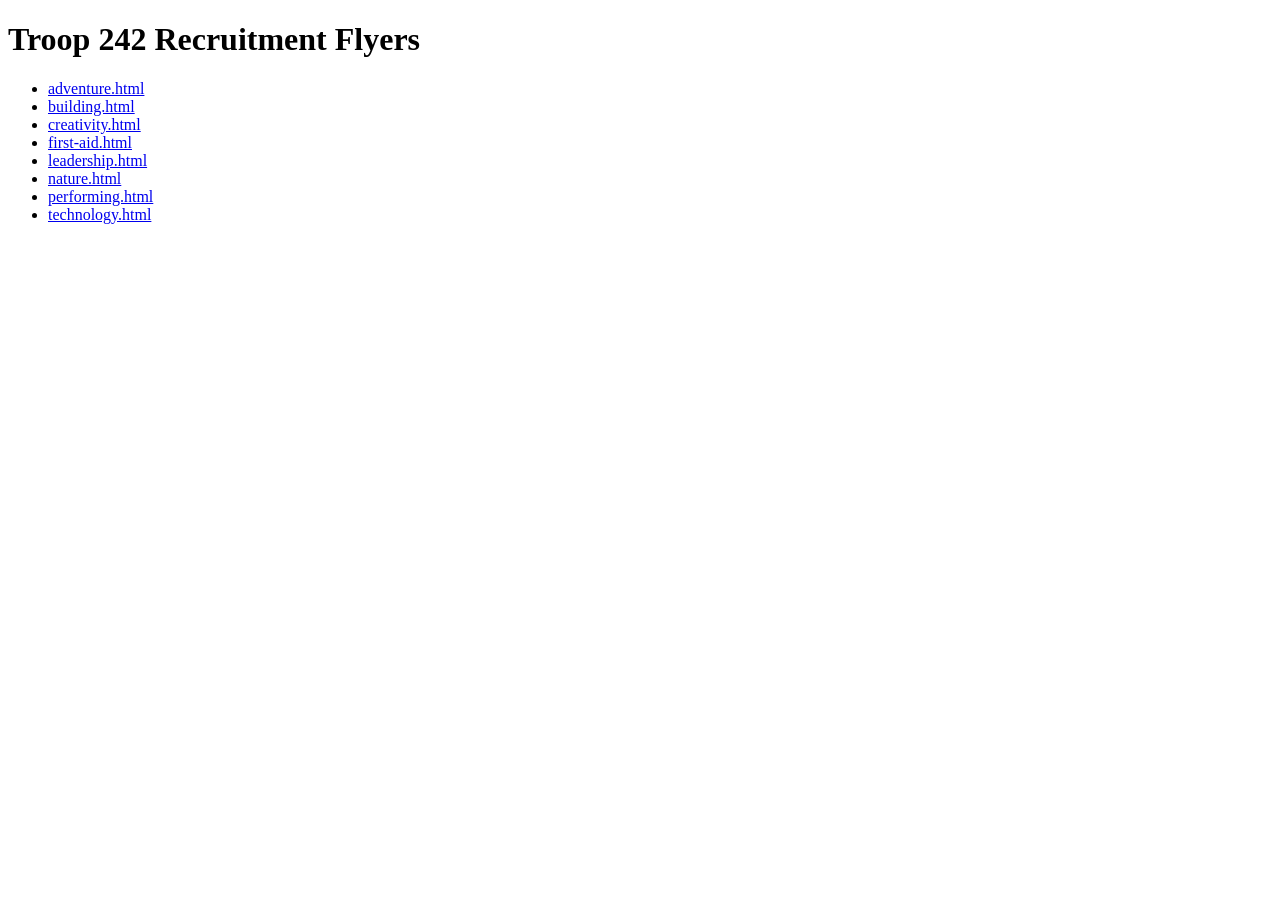
<file: static/flyers/index.html>
<!DOCTYPE html>
<html lang="en">

<head>
    <meta charset="UTF-8">
    <meta name="viewport" content="width=device-width, initial-scale=1.0">
    <title>Troop 242 Recruitment Flyers</title>
</head>

<body>
    <h1>Troop 242 Recruitment Flyers</h1>
    <ul>
        <li><a href="adventure.html">adventure.html</a></li>
        <li><a href="building.html">building.html</a></li>
        <li><a href="creativity.html">creativity.html</a></li>
        <li><a href="first-aid.html">first-aid.html</a></li>
        <li><a href="leadership.html">leadership.html</a></li>
        <li><a href="nature.html">nature.html</a></li>
        <li><a href="performing.html">performing.html</a></li>
        <li><a href="technology.html">technology.html</a></li>
    </ul>
</body>

</html>
</file>
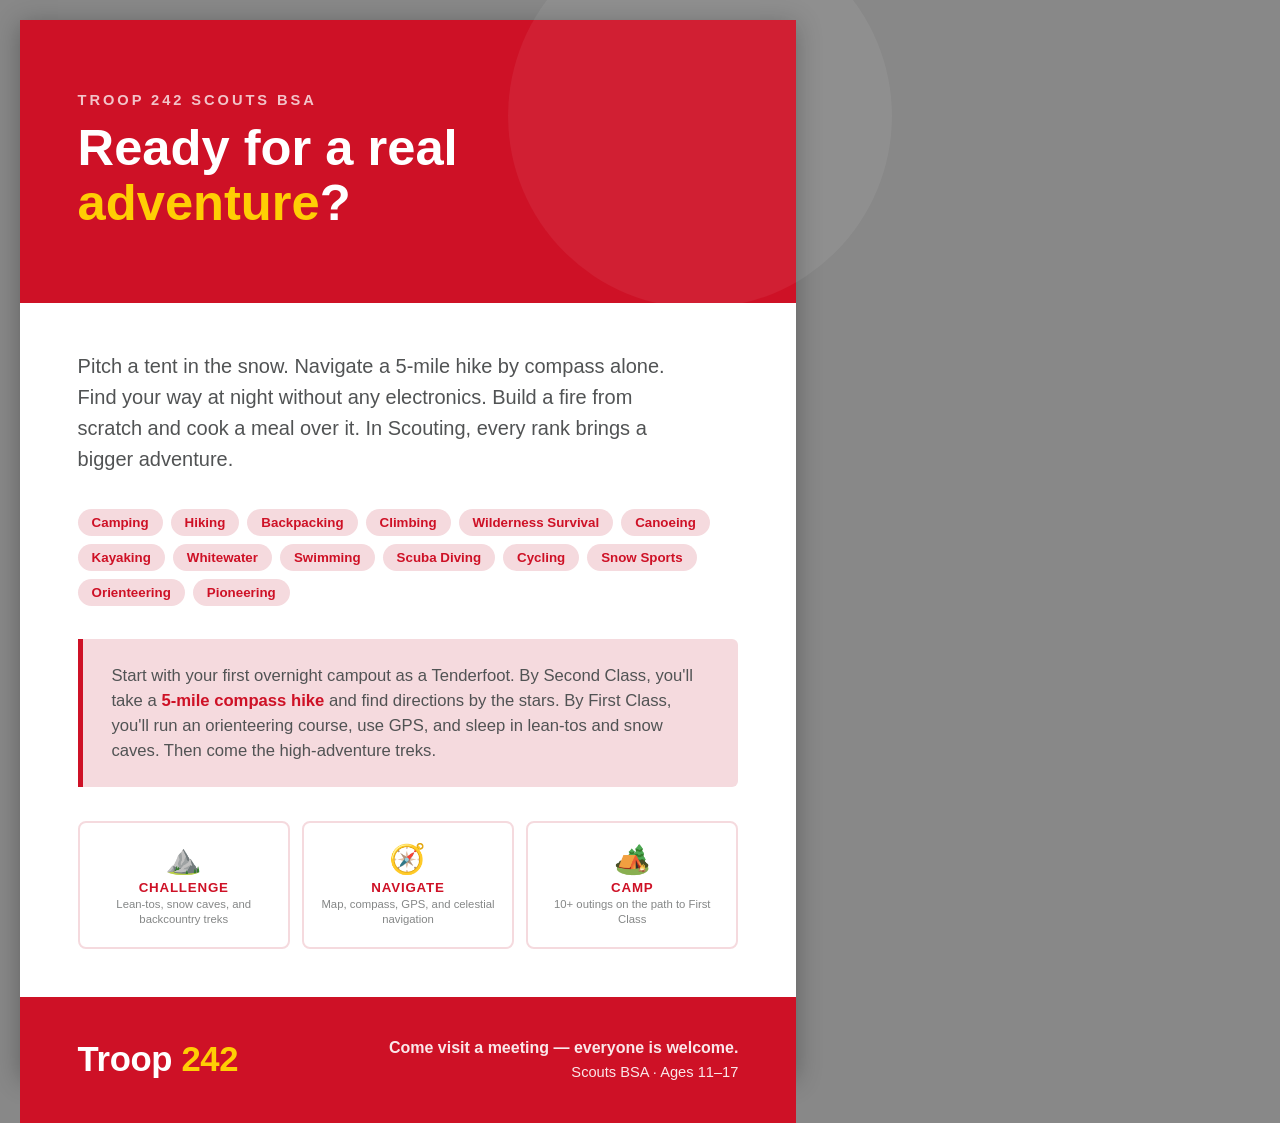
<file: static/flyers/adventure.html>
<!DOCTYPE html>
<html lang="en">
<head>
<meta charset="utf-8">
<meta name="viewport" content="width=device-width, initial-scale=1">
<title>Troop 242 — Adventure Flier</title>
<link rel="stylesheet" href="flyer.css">
<style>
  :root {
    --primary: #CE1126;
    --primary-light: #f5dade;
    --accent: #FFCE04;
  }
</style>
</head>
<body>

<div class="edge-stripe"></div>

<div class="banner">
  <div class="banner-label">Troop 242 Scouts BSA</div>
  <h1>Ready for a real <em>adventure</em>?</h1>
</div>

<div class="body">
  <p class="intro">
    Pitch a tent in the snow. Navigate a 5-mile hike by compass alone. Find your
    way at night without any electronics. Build a fire from scratch and cook a meal
    over it. In Scouting, every rank brings a bigger adventure.
  </p>

  <div class="badges">
    <span class="badge-pill">Camping</span>
    <span class="badge-pill">Hiking</span>
    <span class="badge-pill">Backpacking</span>
    <span class="badge-pill">Climbing</span>
    <span class="badge-pill">Wilderness Survival</span>
    <span class="badge-pill">Canoeing</span>
    <span class="badge-pill">Kayaking</span>
    <span class="badge-pill">Whitewater</span>
    <span class="badge-pill">Swimming</span>
    <span class="badge-pill">Scuba Diving</span>
    <span class="badge-pill">Cycling</span>
    <span class="badge-pill">Snow Sports</span>
    <span class="badge-pill">Orienteering</span>
    <span class="badge-pill">Pioneering</span>
  </div>

  <div class="highlight-strip">
    <p>
      Start with your first overnight campout as a Tenderfoot. By Second Class, you'll
      take a <strong>5-mile compass hike</strong> and find directions by the stars. By First Class,
      you'll run an orienteering course, use GPS, and sleep in lean-tos and snow caves.
      Then come the high-adventure treks.
    </p>
  </div>

  <div class="values">
    <div class="value-card">
      <div class="icon">⛰️</div>
      <div class="label">Challenge</div>
      <div class="desc">Lean-tos, snow caves, and backcountry treks</div>
    </div>
    <div class="value-card">
      <div class="icon">🧭</div>
      <div class="label">Navigate</div>
      <div class="desc">Map, compass, GPS, and celestial navigation</div>
    </div>
    <div class="value-card">
      <div class="icon">🏕️</div>
      <div class="label">Camp</div>
      <div class="desc">10+ outings on the path to First Class</div>
    </div>
  </div>
</div>

<div class="cta-footer">
  <div class="troop-name">Troop <span>242</span></div>
  <div class="details">
    <strong>Come visit a meeting — everyone is welcome.</strong><br>
    Scouts BSA · Ages 11–17
  </div>
</div>

<div class="edge-stripe"></div>

</body>
</html>
</file>
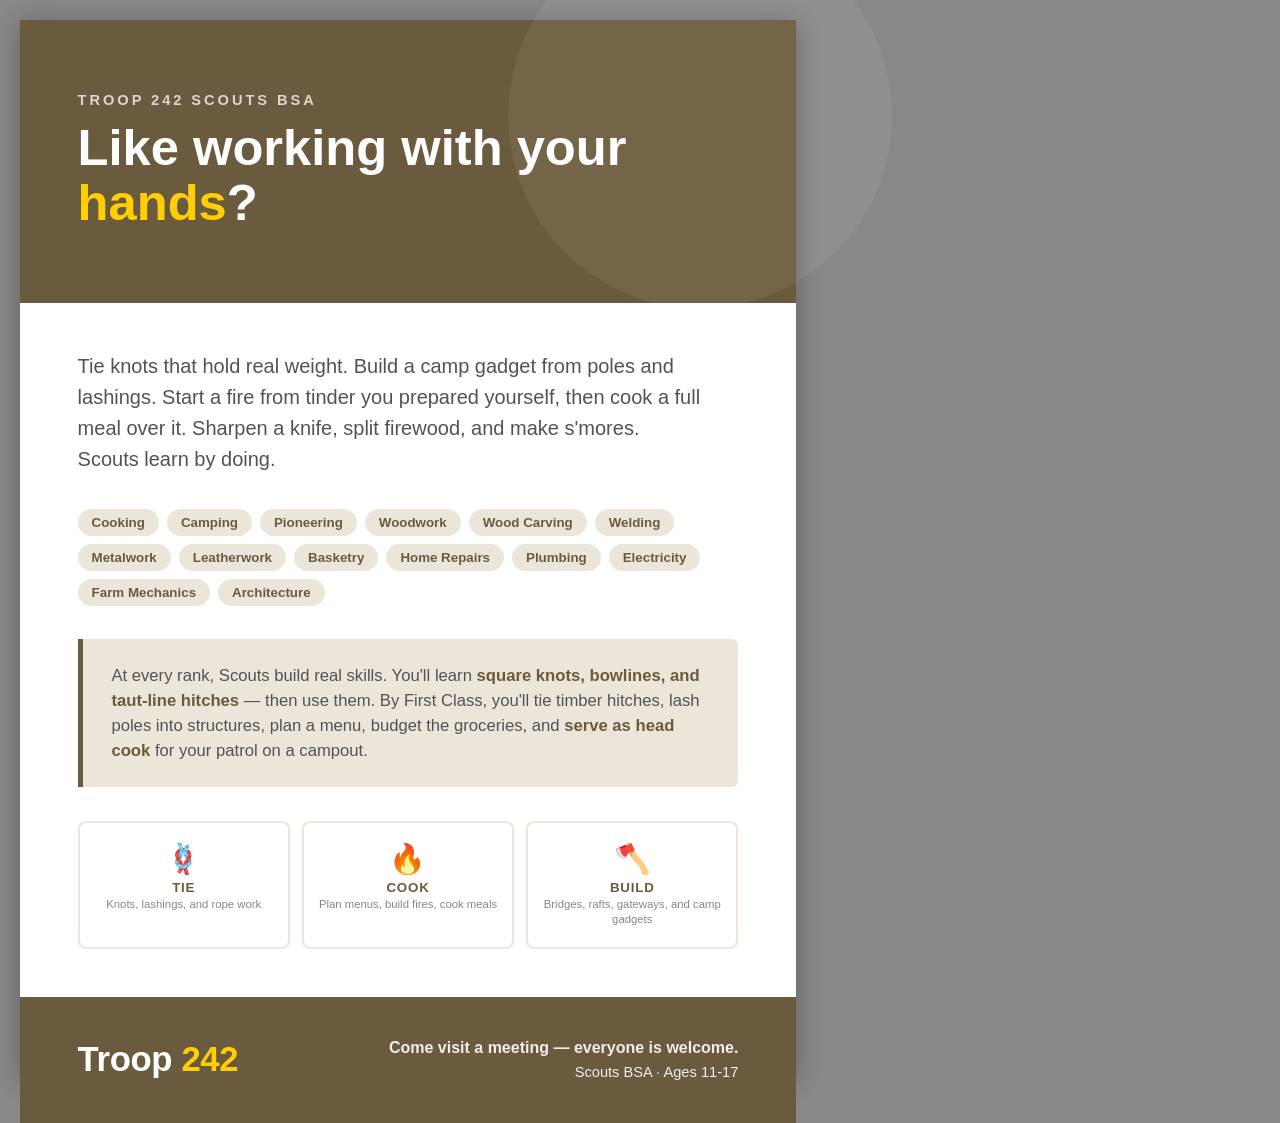
<file: static/flyers/building.html>
<!DOCTYPE html>
<html lang="en">
<head>
<meta charset="utf-8">
<meta name="viewport" content="width=device-width, initial-scale=1">
<title>Troop 242 — Building & Cooking Flier</title>
<link rel="stylesheet" href="flyer.css">
<style>
  :root {
    --primary: #6B5B3E;
    --primary-light: #ece6da;
    --accent: #FFCE04;
  }
</style>
</head>
<body>

<div class="edge-stripe"></div>

<div class="banner">
  <div class="banner-label">Troop 242 Scouts BSA</div>
  <h1>Like working with your <em>hands</em>?</h1>
</div>

<div class="body">
  <p class="intro">
    Tie knots that hold real weight. Build a camp gadget from poles and lashings.
    Start a fire from tinder you prepared yourself, then cook a full meal over it.
    Sharpen a knife, split firewood, and make s'mores. Scouts learn by doing.
  </p>

  <div class="badges">
    <span class="badge-pill">Cooking</span>
    <span class="badge-pill">Camping</span>
    <span class="badge-pill">Pioneering</span>
    <span class="badge-pill">Woodwork</span>
    <span class="badge-pill">Wood Carving</span>
    <span class="badge-pill">Welding</span>
    <span class="badge-pill">Metalwork</span>
    <span class="badge-pill">Leatherwork</span>
    <span class="badge-pill">Basketry</span>
    <span class="badge-pill">Home Repairs</span>
    <span class="badge-pill">Plumbing</span>
    <span class="badge-pill">Electricity</span>
    <span class="badge-pill">Farm Mechanics</span>
    <span class="badge-pill">Architecture</span>
  </div>

  <div class="highlight-strip">
    <p>
      At every rank, Scouts build real skills. You'll learn <strong>square knots,
      bowlines, and taut-line hitches</strong> — then use them. By First Class, you'll
      tie timber hitches, lash poles into structures, plan a menu, budget the groceries,
      and <strong>serve as head cook</strong> for your patrol on a campout.
    </p>
  </div>

  <div class="values">
    <div class="value-card">
      <div class="icon">🪢</div>
      <div class="label">Tie</div>
      <div class="desc">Knots, lashings, and rope work</div>
    </div>
    <div class="value-card">
      <div class="icon">🔥</div>
      <div class="label">Cook</div>
      <div class="desc">Plan menus, build fires, cook meals</div>
    </div>
    <div class="value-card">
      <div class="icon">🪓</div>
      <div class="label">Build</div>
      <div class="desc">Bridges, rafts, gateways, and camp gadgets</div>
    </div>
  </div>
</div>

<div class="cta-footer">
  <div class="troop-name">Troop <span>242</span></div>
  <div class="details">
    <strong>Come visit a meeting — everyone is welcome.</strong><br>
    Scouts BSA · Ages 11-17
  </div>
</div>

<div class="edge-stripe"></div>

</body>
</html>
</file>
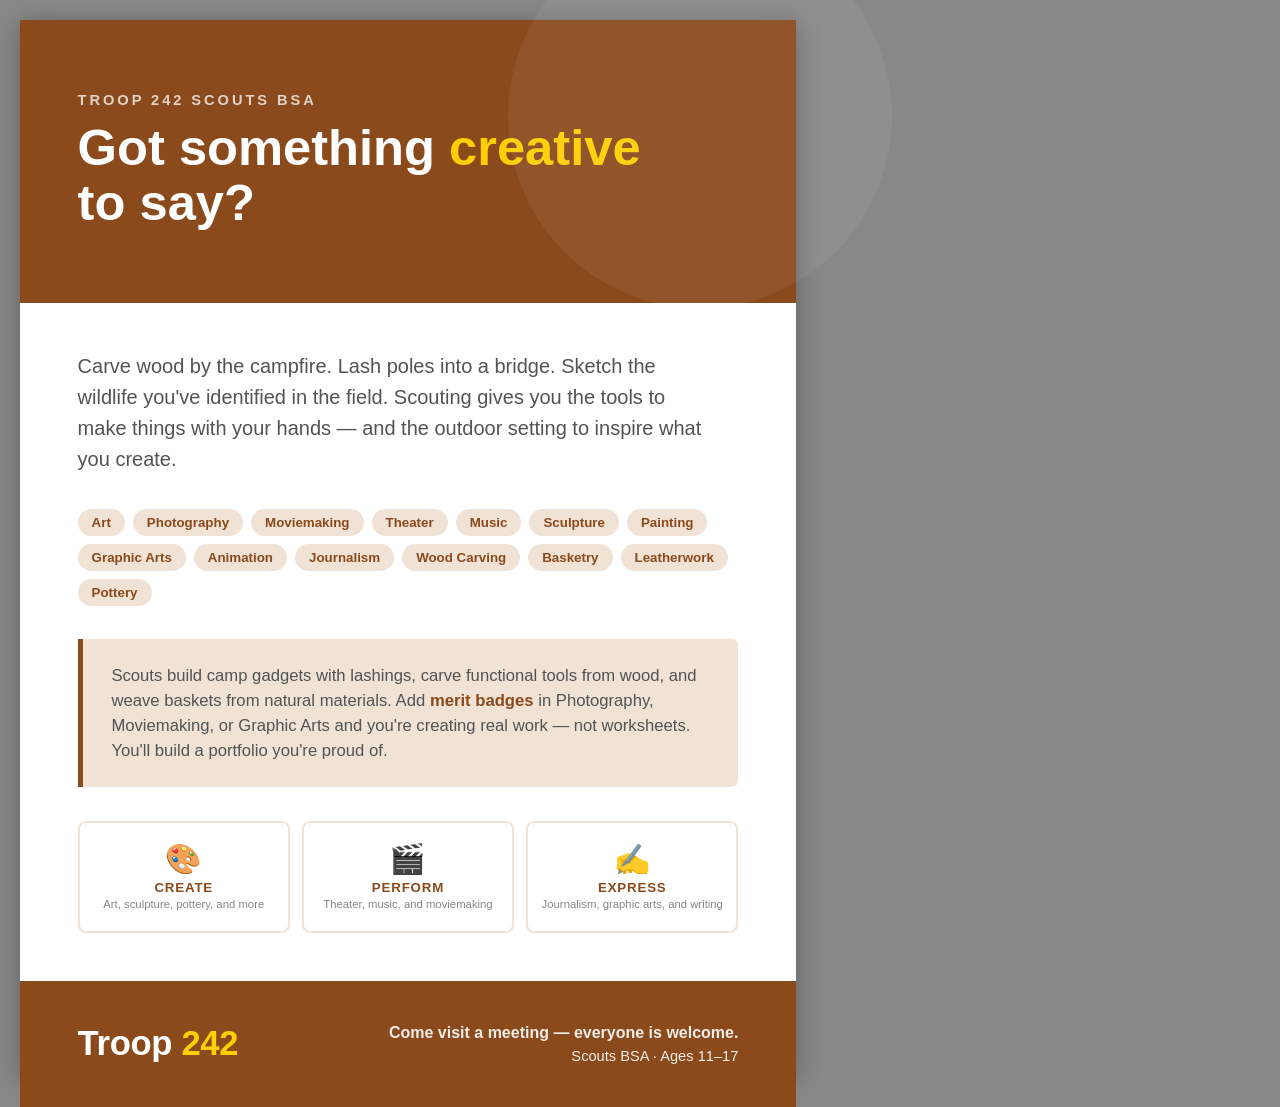
<file: static/flyers/creativity.html>
<!DOCTYPE html>
<html lang="en">
<head>
<meta charset="utf-8">
<meta name="viewport" content="width=device-width, initial-scale=1">
<title>Troop 242 — Creativity Flier</title>
<link rel="stylesheet" href="flyer.css">
<style>
  :root {
    --primary: #8A4A1C;
    --primary-light: #f0e3d6;
    --accent: #FFCE04;
  }
</style>
</head>
<body>

<div class="edge-stripe"></div>

<div class="banner">
  <div class="banner-label">Troop 242 Scouts BSA</div>
  <h1>Got something <em>creative</em> to say?</h1>
</div>

<div class="body">
  <p class="intro">
    Carve wood by the campfire. Lash poles into a bridge. Sketch the wildlife you've
    identified in the field. Scouting gives you the tools to make things with your hands —
    and the outdoor setting to inspire what you create.
  </p>

  <div class="badges">
    <span class="badge-pill">Art</span>
    <span class="badge-pill">Photography</span>
    <span class="badge-pill">Moviemaking</span>
    <span class="badge-pill">Theater</span>
    <span class="badge-pill">Music</span>
    <span class="badge-pill">Sculpture</span>
    <span class="badge-pill">Painting</span>
    <span class="badge-pill">Graphic Arts</span>
    <span class="badge-pill">Animation</span>
    <span class="badge-pill">Journalism</span>
    <span class="badge-pill">Wood Carving</span>
    <span class="badge-pill">Basketry</span>
    <span class="badge-pill">Leatherwork</span>
    <span class="badge-pill">Pottery</span>
  </div>

  <div class="highlight-strip">
    <p>
      Scouts build camp gadgets with lashings, carve functional tools from wood,
      and weave baskets from natural materials. Add <strong>merit badges</strong> in
      Photography, Moviemaking, or Graphic Arts and you're creating real work — not
      worksheets. You'll build a portfolio you're proud of.
    </p>
  </div>

  <div class="values">
    <div class="value-card">
      <div class="icon">🎨</div>
      <div class="label">Create</div>
      <div class="desc">Art, sculpture, pottery, and more</div>
    </div>
    <div class="value-card">
      <div class="icon">🎬</div>
      <div class="label">Perform</div>
      <div class="desc">Theater, music, and moviemaking</div>
    </div>
    <div class="value-card">
      <div class="icon">✍️</div>
      <div class="label">Express</div>
      <div class="desc">Journalism, graphic arts, and writing</div>
    </div>
  </div>
</div>

<div class="cta-footer">
  <div class="troop-name">Troop <span>242</span></div>
  <div class="details">
    <strong>Come visit a meeting — everyone is welcome.</strong><br>
    Scouts BSA · Ages 11–17
  </div>
</div>

<div class="edge-stripe"></div>

</body>
</html>
</file>
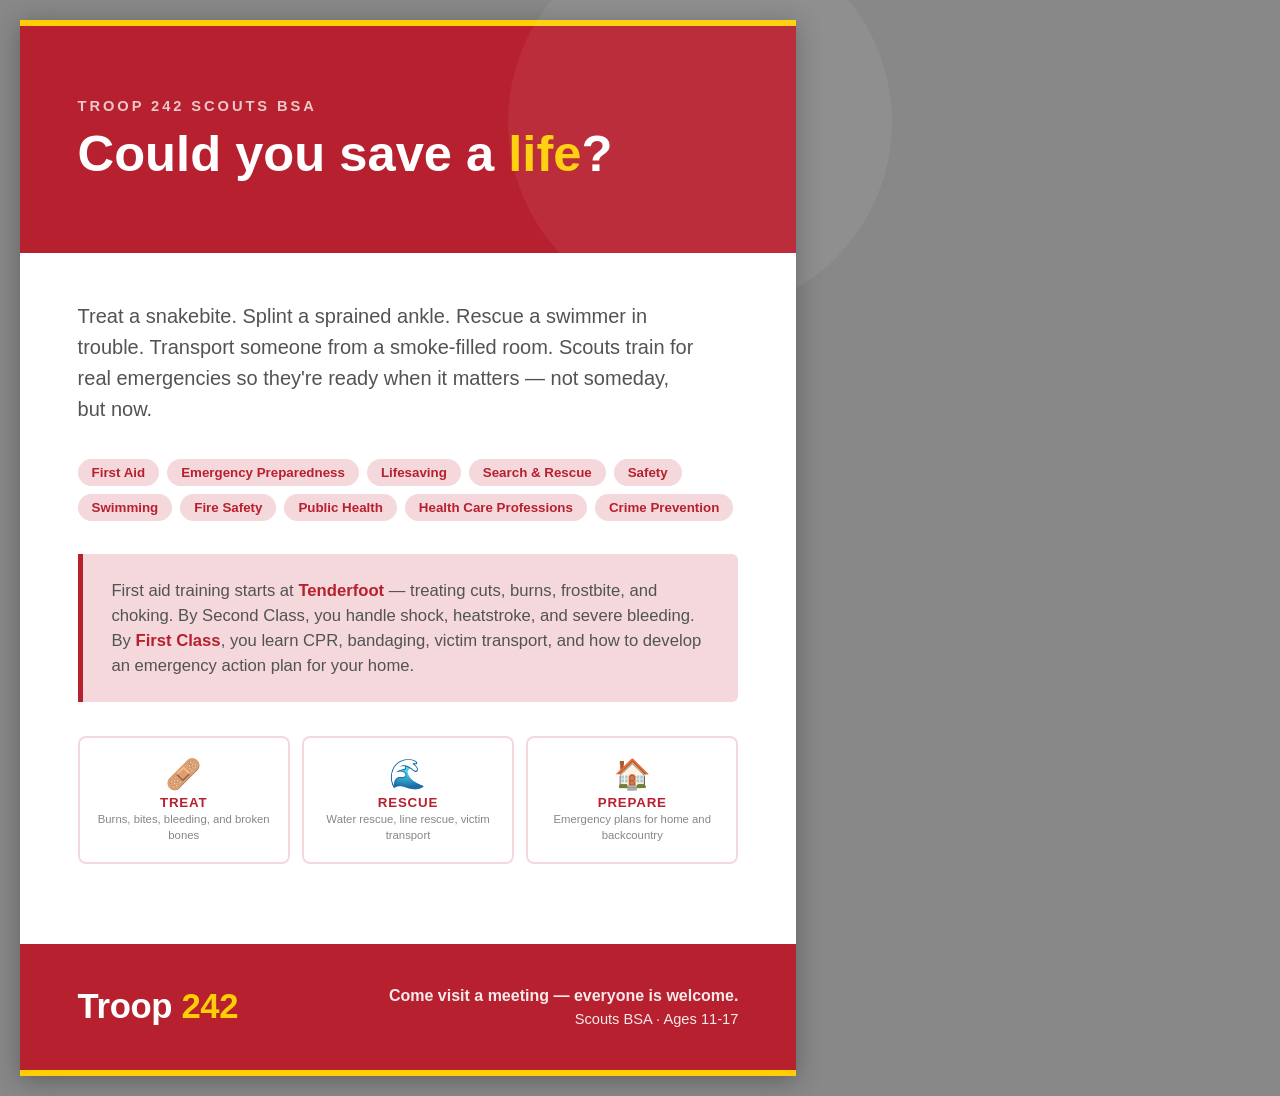
<file: static/flyers/first-aid.html>
<!DOCTYPE html>
<html lang="en">
<head>
<meta charset="utf-8">
<meta name="viewport" content="width=device-width, initial-scale=1">
<title>Troop 242 — First Aid Flier</title>
<link rel="stylesheet" href="flyer.css">
<style>
  :root {
    --primary: #B7202E;
    --primary-light: #f5d8db;
    --accent: #FFCE04;
  }
</style>
</head>
<body>

<div class="edge-stripe"></div>

<div class="banner">
  <div class="banner-label">Troop 242 Scouts BSA</div>
  <h1>Could you save a <em>life</em>?</h1>
</div>

<div class="body">
  <p class="intro">
    Treat a snakebite. Splint a sprained ankle. Rescue a swimmer in trouble.
    Transport someone from a smoke-filled room. Scouts train for real emergencies
    so they're ready when it matters — not someday, but now.
  </p>

  <div class="badges">
    <span class="badge-pill">First Aid</span>
    <span class="badge-pill">Emergency Preparedness</span>
    <span class="badge-pill">Lifesaving</span>
    <span class="badge-pill">Search &amp; Rescue</span>
    <span class="badge-pill">Safety</span>
    <span class="badge-pill">Swimming</span>
    <span class="badge-pill">Fire Safety</span>
    <span class="badge-pill">Public Health</span>
    <span class="badge-pill">Health Care Professions</span>
    <span class="badge-pill">Crime Prevention</span>
  </div>

  <div class="highlight-strip">
    <p>
      First aid training starts at <strong>Tenderfoot</strong> — treating cuts, burns,
      frostbite, and choking. By Second Class, you handle shock, heatstroke, and
      severe bleeding. By <strong>First Class</strong>, you learn CPR, bandaging,
      victim transport, and how to develop an emergency action plan for your home.
    </p>
  </div>

  <div class="values">
    <div class="value-card">
      <div class="icon">🩹</div>
      <div class="label">Treat</div>
      <div class="desc">Burns, bites, bleeding, and broken bones</div>
    </div>
    <div class="value-card">
      <div class="icon">🌊</div>
      <div class="label">Rescue</div>
      <div class="desc">Water rescue, line rescue, victim transport</div>
    </div>
    <div class="value-card">
      <div class="icon">🏠</div>
      <div class="label">Prepare</div>
      <div class="desc">Emergency plans for home and backcountry</div>
    </div>
  </div>
</div>

<div class="cta-footer">
  <div class="troop-name">Troop <span>242</span></div>
  <div class="details">
    <strong>Come visit a meeting — everyone is welcome.</strong><br>
    Scouts BSA · Ages 11-17
  </div>
</div>

<div class="edge-stripe"></div>

</body>
</html>
</file>
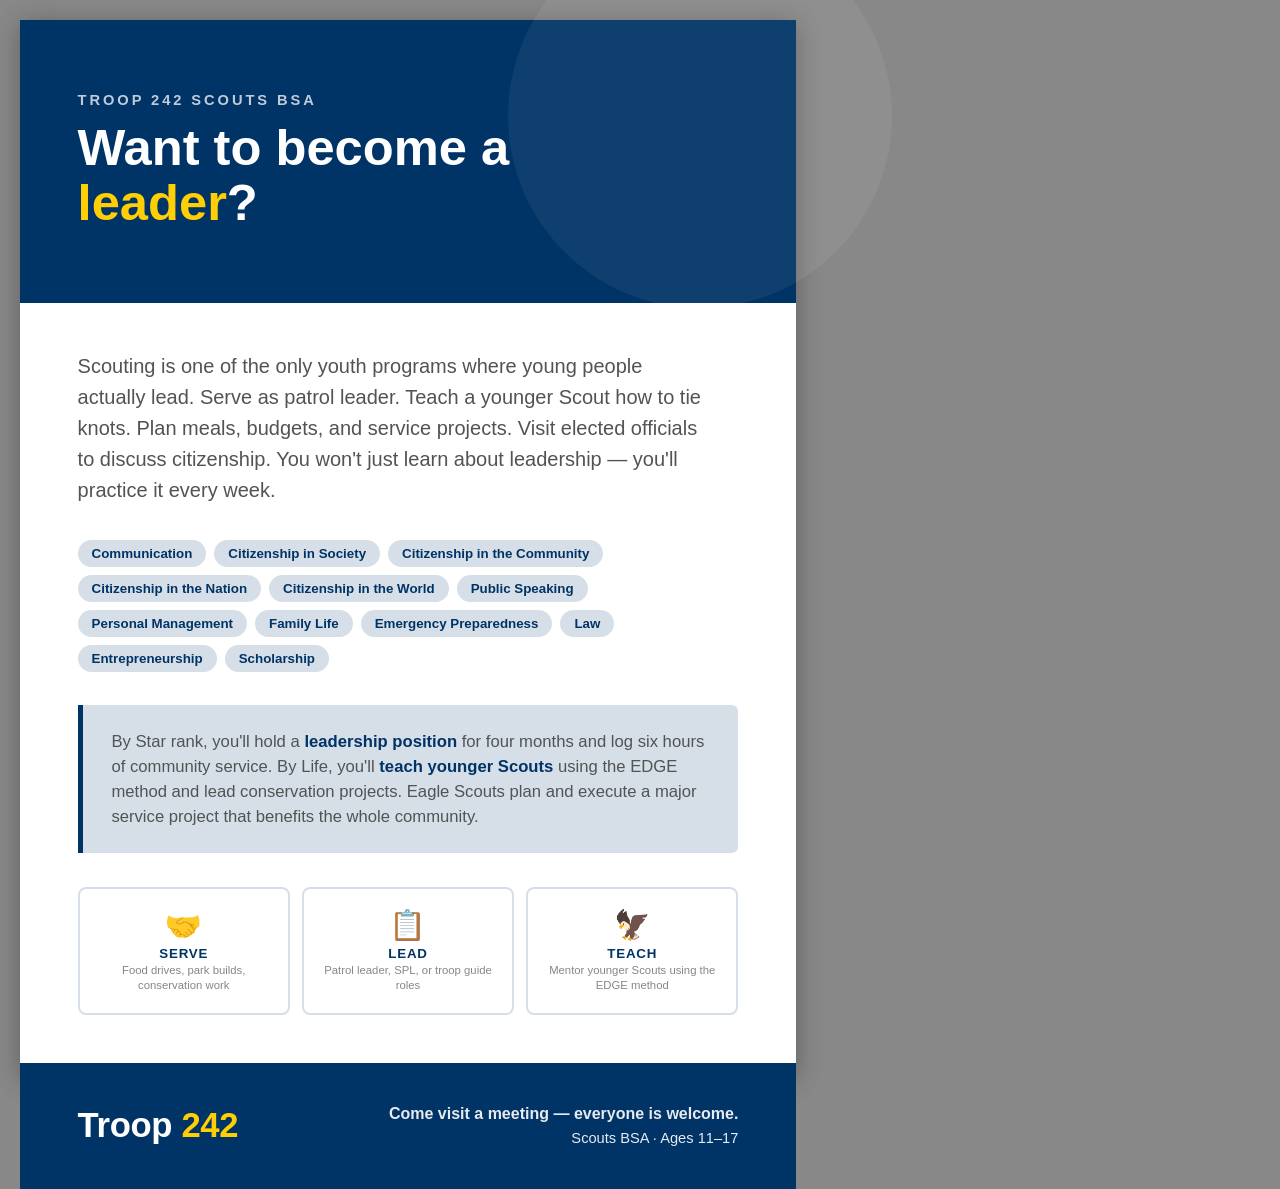
<file: static/flyers/leadership.html>
<!DOCTYPE html>
<html lang="en">
<head>
<meta charset="utf-8">
<meta name="viewport" content="width=device-width, initial-scale=1">
<title>Troop 242 — Leadership Flier</title>
<link rel="stylesheet" href="flyer.css">
<style>
  :root {
    --primary: #003366;
    --primary-light: #d6dfe8;
    --accent: #FFCE04;
  }
</style>
</head>
<body>

<div class="edge-stripe"></div>

<div class="banner">
  <div class="banner-label">Troop 242 Scouts BSA</div>
  <h1>Want to become a <em>leader</em>?</h1>
</div>

<div class="body">
  <p class="intro">
    Scouting is one of the only youth programs where young people actually lead.
    Serve as patrol leader. Teach a younger Scout how to tie knots. Plan meals,
    budgets, and service projects. Visit elected officials to discuss citizenship.
    You won't just learn about leadership — you'll practice it every week.
  </p>

  <div class="badges">
    <span class="badge-pill">Communication</span>
    <span class="badge-pill">Citizenship in Society</span>
    <span class="badge-pill">Citizenship in the Community</span>
    <span class="badge-pill">Citizenship in the Nation</span>
    <span class="badge-pill">Citizenship in the World</span>
    <span class="badge-pill">Public Speaking</span>
    <span class="badge-pill">Personal Management</span>
    <span class="badge-pill">Family Life</span>
    <span class="badge-pill">Emergency Preparedness</span>
    <span class="badge-pill">Law</span>
    <span class="badge-pill">Entrepreneurship</span>
    <span class="badge-pill">Scholarship</span>
  </div>

  <div class="highlight-strip">
    <p>
      By Star rank, you'll hold a <strong>leadership position</strong> for four months and
      log six hours of community service. By Life, you'll <strong>teach younger Scouts</strong>
      using the EDGE method and lead conservation projects. Eagle Scouts plan and
      execute a major service project that benefits the whole community.
    </p>
  </div>

  <div class="values">
    <div class="value-card">
      <div class="icon">🤝</div>
      <div class="label">Serve</div>
      <div class="desc">Food drives, park builds, conservation work</div>
    </div>
    <div class="value-card">
      <div class="icon">📋</div>
      <div class="label">Lead</div>
      <div class="desc">Patrol leader, SPL, or troop guide roles</div>
    </div>
    <div class="value-card">
      <div class="icon">🦅</div>
      <div class="label">Teach</div>
      <div class="desc">Mentor younger Scouts using the EDGE method</div>
    </div>
  </div>
</div>

<div class="cta-footer">
  <div class="troop-name">Troop <span>242</span></div>
  <div class="details">
    <strong>Come visit a meeting — everyone is welcome.</strong><br>
    Scouts BSA · Ages 11–17
  </div>
</div>

<div class="edge-stripe"></div>

</body>
</html>
</file>
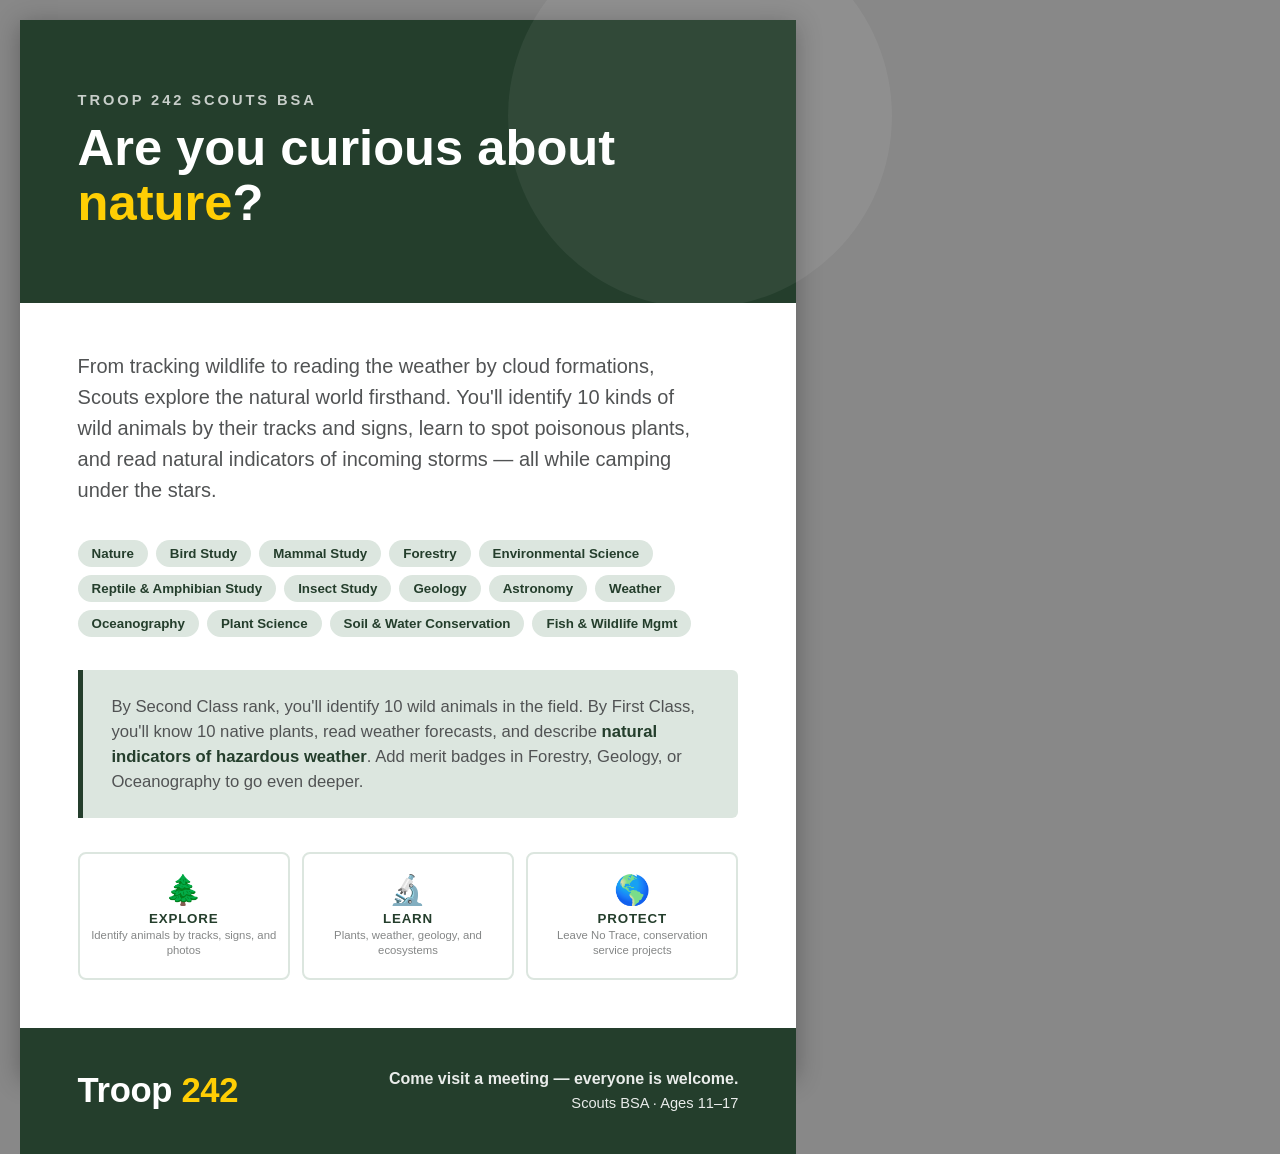
<file: static/flyers/nature.html>
<!DOCTYPE html>
<html lang="en">
<head>
<meta charset="utf-8">
<meta name="viewport" content="width=device-width, initial-scale=1">
<title>Troop 242 — Nature Flier</title>
<link rel="stylesheet" href="flyer.css">
<style>
  :root {
    --primary: #243E2C;
    --primary-light: #dce6df;
    --accent: #FFCE04;
  }
</style>
</head>
<body>

<div class="edge-stripe"></div>

<div class="banner">
  <div class="banner-label">Troop 242 Scouts BSA</div>
  <h1>Are you curious about <em>nature</em>?</h1>
</div>

<div class="body">
  <p class="intro">
    From tracking wildlife to reading the weather by cloud formations, Scouts
    explore the natural world firsthand. You'll identify 10 kinds of wild animals
    by their tracks and signs, learn to spot poisonous plants, and read natural
    indicators of incoming storms — all while camping under the stars.
  </p>

  <div class="badges">
    <span class="badge-pill">Nature</span>
    <span class="badge-pill">Bird Study</span>
    <span class="badge-pill">Mammal Study</span>
    <span class="badge-pill">Forestry</span>
    <span class="badge-pill">Environmental Science</span>
    <span class="badge-pill">Reptile &amp; Amphibian Study</span>
    <span class="badge-pill">Insect Study</span>
    <span class="badge-pill">Geology</span>
    <span class="badge-pill">Astronomy</span>
    <span class="badge-pill">Weather</span>
    <span class="badge-pill">Oceanography</span>
    <span class="badge-pill">Plant Science</span>
    <span class="badge-pill">Soil &amp; Water Conservation</span>
    <span class="badge-pill">Fish &amp; Wildlife Mgmt</span>
  </div>

  <div class="highlight-strip">
    <p>
      By Second Class rank, you'll identify 10 wild animals in the field. By First Class,
      you'll know 10 native plants, read weather forecasts, and describe <strong>natural
      indicators of hazardous weather</strong>. Add merit badges in Forestry, Geology, or
      Oceanography to go even deeper.
    </p>
  </div>

  <div class="values">
    <div class="value-card">
      <div class="icon">🌲</div>
      <div class="label">Explore</div>
      <div class="desc">Identify animals by tracks, signs, and photos</div>
    </div>
    <div class="value-card">
      <div class="icon">🔬</div>
      <div class="label">Learn</div>
      <div class="desc">Plants, weather, geology, and ecosystems</div>
    </div>
    <div class="value-card">
      <div class="icon">🌎</div>
      <div class="label">Protect</div>
      <div class="desc">Leave No Trace, conservation service projects</div>
    </div>
  </div>
</div>

<div class="cta-footer">
  <div class="troop-name">Troop <span>242</span></div>
  <div class="details">
    <strong>Come visit a meeting — everyone is welcome.</strong><br>
    Scouts BSA · Ages 11–17
  </div>
</div>

<div class="edge-stripe"></div>

</body>
</html>
</file>
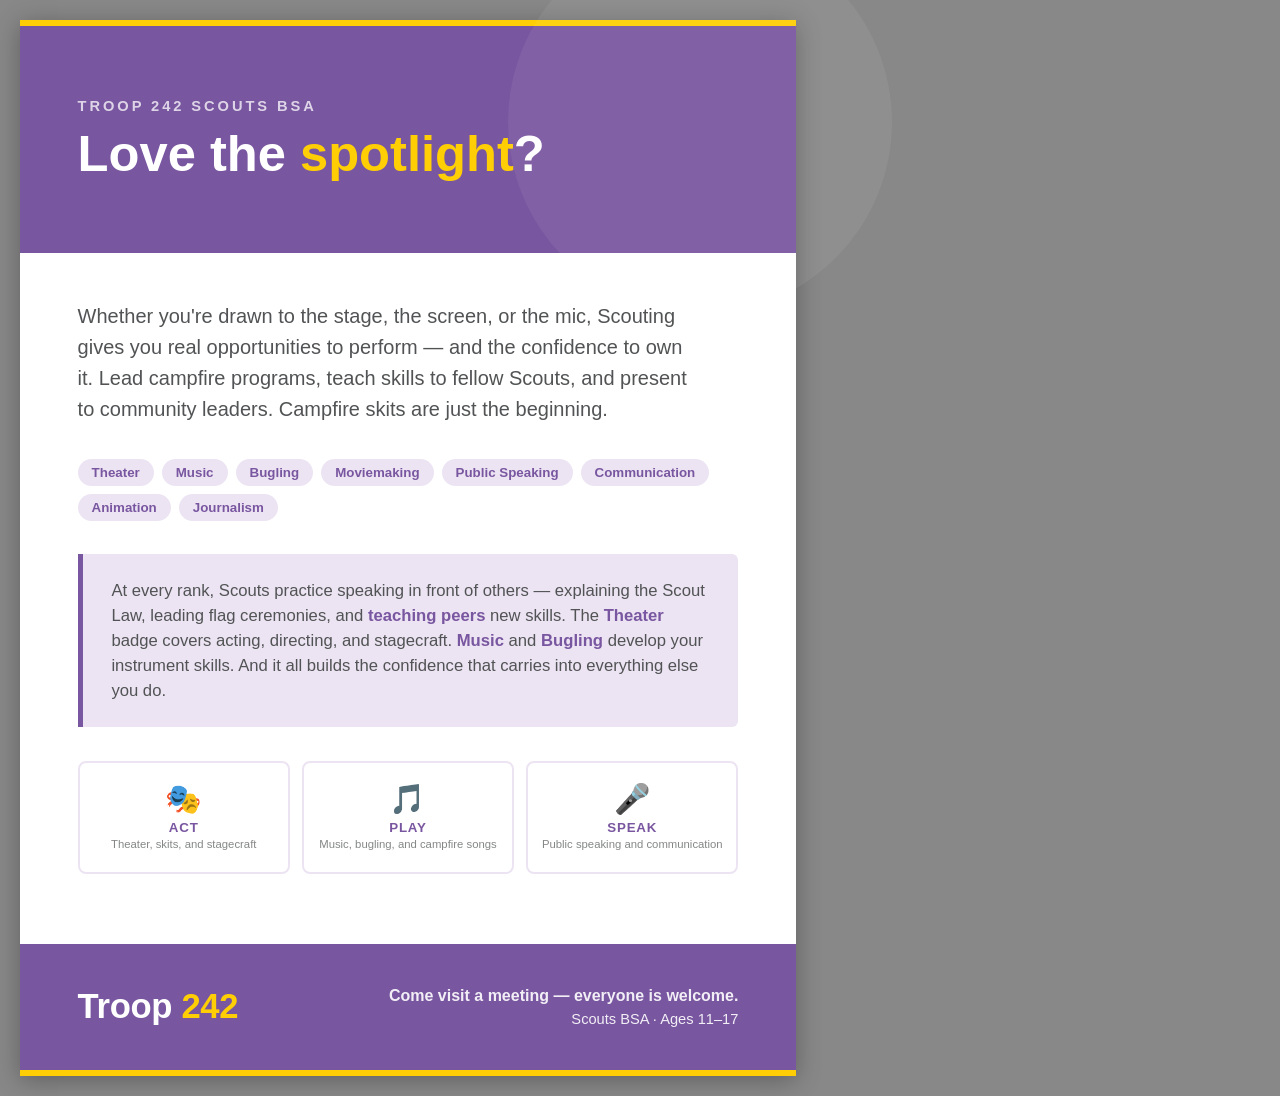
<file: static/flyers/performing.html>
<!DOCTYPE html>
<html lang="en">
<head>
<meta charset="utf-8">
<meta name="viewport" content="width=device-width, initial-scale=1">
<title>Troop 242 — Performing Arts Flier</title>
<link rel="stylesheet" href="flyer.css">
<style>
  :root {
    --primary: #7956A0;
    --primary-light: #ece4f3;
    --accent: #FFCE04;
  }
</style>
</head>
<body>

<div class="edge-stripe"></div>

<div class="banner">
  <div class="banner-label">Troop 242 Scouts BSA</div>
  <h1>Love the <em>spotlight</em>?</h1>
</div>

<div class="body">
  <p class="intro">
    Whether you're drawn to the stage, the screen, or the mic, Scouting gives you
    real opportunities to perform — and the confidence to own it. Lead campfire
    programs, teach skills to fellow Scouts, and present to community leaders.
    Campfire skits are just the beginning.
  </p>

  <div class="badges">
    <span class="badge-pill">Theater</span>
    <span class="badge-pill">Music</span>
    <span class="badge-pill">Bugling</span>
    <span class="badge-pill">Moviemaking</span>
    <span class="badge-pill">Public Speaking</span>
    <span class="badge-pill">Communication</span>
    <span class="badge-pill">Animation</span>
    <span class="badge-pill">Journalism</span>
  </div>

  <div class="highlight-strip">
    <p>
      At every rank, Scouts practice speaking in front of others — explaining the
      Scout Law, leading flag ceremonies, and <strong>teaching peers</strong> new skills.
      The <strong>Theater</strong> badge covers acting, directing, and stagecraft.
      <strong>Music</strong> and <strong>Bugling</strong> develop your instrument skills.
      And it all builds the confidence that carries into everything else you do.
    </p>
  </div>

  <div class="values">
    <div class="value-card">
      <div class="icon">🎭</div>
      <div class="label">Act</div>
      <div class="desc">Theater, skits, and stagecraft</div>
    </div>
    <div class="value-card">
      <div class="icon">🎵</div>
      <div class="label">Play</div>
      <div class="desc">Music, bugling, and campfire songs</div>
    </div>
    <div class="value-card">
      <div class="icon">🎤</div>
      <div class="label">Speak</div>
      <div class="desc">Public speaking and communication</div>
    </div>
  </div>
</div>

<div class="cta-footer">
  <div class="troop-name">Troop <span>242</span></div>
  <div class="details">
    <strong>Come visit a meeting — everyone is welcome.</strong><br>
    Scouts BSA · Ages 11–17
  </div>
</div>

<div class="edge-stripe"></div>

</body>
</html>
</file>
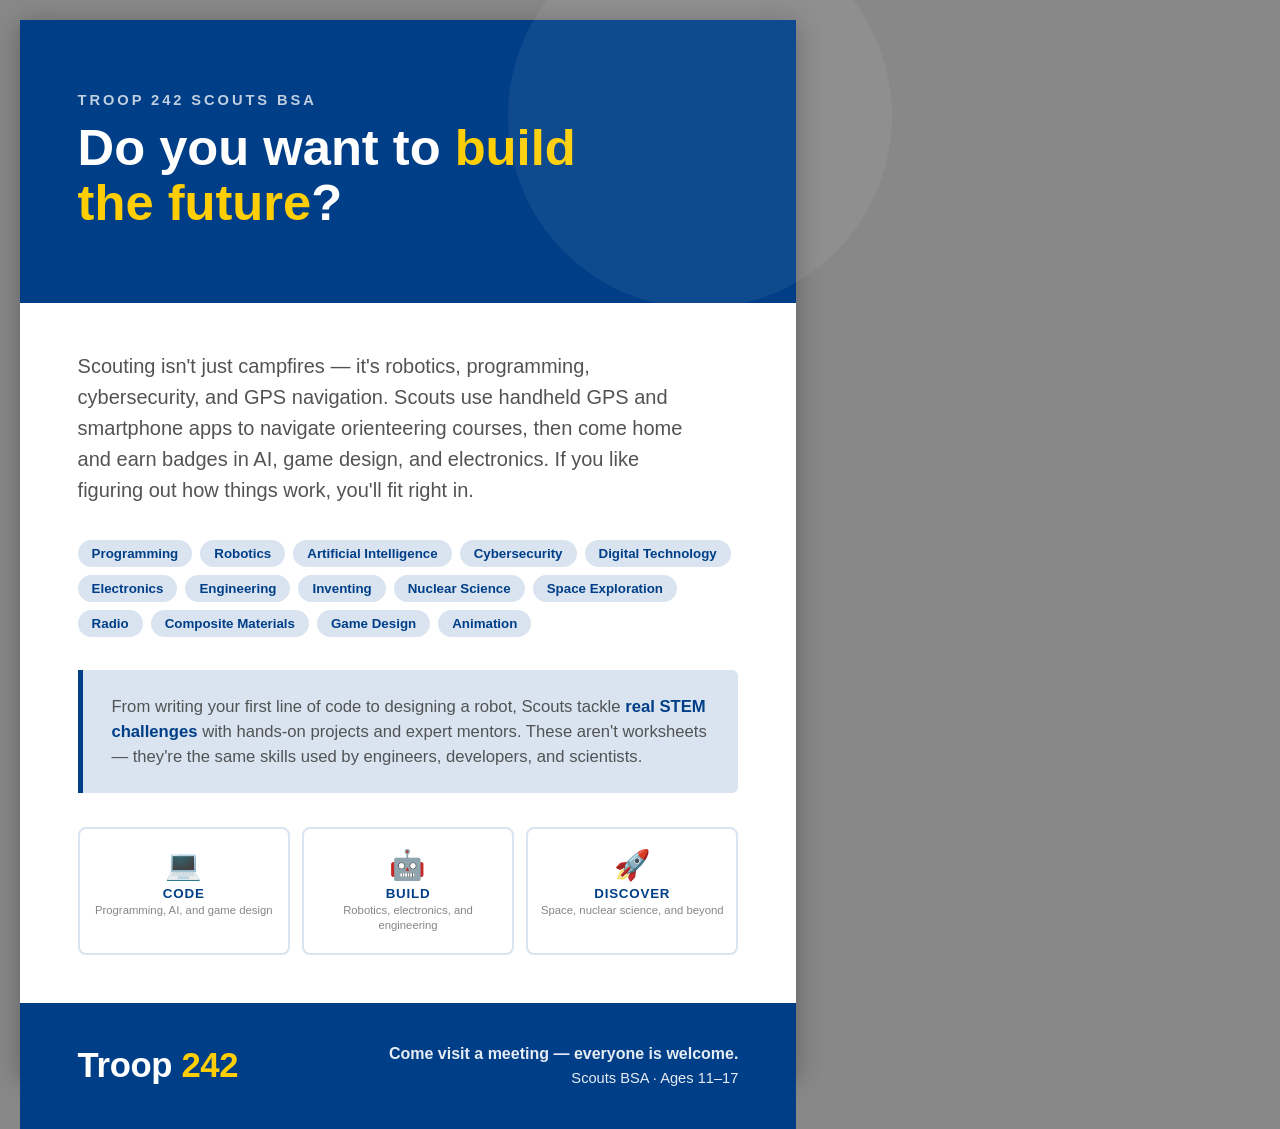
<file: static/flyers/technology.html>
<!DOCTYPE html>
<html lang="en">
<head>
<meta charset="utf-8">
<meta name="viewport" content="width=device-width, initial-scale=1">
<title>Troop 242 — Technology Flier</title>
<link rel="stylesheet" href="flyer.css">
<style>
  :root {
    --primary: #003F87;
    --primary-light: #d9e4f0;
    --accent: #FFCE04;
  }
</style>
</head>
<body>

<div class="edge-stripe"></div>

<div class="banner">
  <div class="banner-label">Troop 242 Scouts BSA</div>
  <h1>Do you want to <em>build the future</em>?</h1>
</div>

<div class="body">
  <p class="intro">
    Scouting isn't just campfires — it's robotics, programming, cybersecurity,
    and GPS navigation. Scouts use handheld GPS and smartphone apps to navigate
    orienteering courses, then come home and earn badges in AI, game design, and
    electronics. If you like figuring out how things work, you'll fit right in.
  </p>

  <div class="badges">
    <span class="badge-pill">Programming</span>
    <span class="badge-pill">Robotics</span>
    <span class="badge-pill">Artificial Intelligence</span>
    <span class="badge-pill">Cybersecurity</span>
    <span class="badge-pill">Digital Technology</span>
    <span class="badge-pill">Electronics</span>
    <span class="badge-pill">Engineering</span>
    <span class="badge-pill">Inventing</span>
    <span class="badge-pill">Nuclear Science</span>
    <span class="badge-pill">Space Exploration</span>
    <span class="badge-pill">Radio</span>
    <span class="badge-pill">Composite Materials</span>
    <span class="badge-pill">Game Design</span>
    <span class="badge-pill">Animation</span>
  </div>

  <div class="highlight-strip">
    <p>
      From writing your first line of code to designing a robot, Scouts tackle
      <strong>real STEM challenges</strong> with hands-on projects and expert
      mentors. These aren't worksheets — they're the same skills used by engineers,
      developers, and scientists.
    </p>
  </div>

  <div class="values">
    <div class="value-card">
      <div class="icon">💻</div>
      <div class="label">Code</div>
      <div class="desc">Programming, AI, and game design</div>
    </div>
    <div class="value-card">
      <div class="icon">🤖</div>
      <div class="label">Build</div>
      <div class="desc">Robotics, electronics, and engineering</div>
    </div>
    <div class="value-card">
      <div class="icon">🚀</div>
      <div class="label">Discover</div>
      <div class="desc">Space, nuclear science, and beyond</div>
    </div>
  </div>
</div>

<div class="cta-footer">
  <div class="troop-name">Troop <span>242</span></div>
  <div class="details">
    <strong>Come visit a meeting — everyone is welcome.</strong><br>
    Scouts BSA · Ages 11–17
  </div>
</div>

<div class="edge-stripe"></div>

</body>
</html>
</file>
<file: static/flyers/flyer.css>
/* ===========================
   Troop 242 Recruitment Flier
   Shared Visual Language
   =========================== */

@page {
  size: letter;
  margin: 0;
}

*, *::before, *::after {
  box-sizing: border-box;
  margin: 0;
  padding: 0;
}

html, body {
  width: 8.5in;
  height: 11in;
  font-family: -apple-system, BlinkMacSystemFont, "Segoe UI", Roboto, Helvetica, Arial, sans-serif;
  -webkit-print-color-adjust: exact;
  print-color-adjust: exact;
}

body {
  display: flex;
  flex-direction: column;
  color: #232528;
  overflow: hidden;
}

/* ---------- Top banner ---------- */
.banner {
  background: var(--primary);
  color: #fff;
  padding: 0.75in 0.6in;
  position: relative;
  overflow: visible;
}

.banner::after {
  content: "";
  position: absolute;
  right: -1in;
  top: -1in;
  width: 4in;
  height: 4in;
  border-radius: 50%;
  background: rgba(255, 255, 255, 0.06);
  pointer-events: none;
}

.banner-label {
  font-size: 11pt;
  text-transform: uppercase;
  letter-spacing: 0.2em;
  opacity: 0.75;
  margin-bottom: 0.12in;
  font-weight: 600;
}

.banner h1 {
  font-size: 38pt;
  font-weight: 800;
  line-height: 1.1;
  max-width: 6in;
}

.banner h1 em {
  font-style: normal;
  color: var(--accent);
}

/* ---------- Body area ---------- */
.body {
  flex: 1;
  padding: 0.5in 0.6in;
  display: flex;
  flex-direction: column;
  gap: 0.35in;
  background: #fff;
}

.intro {
  font-size: 15pt;
  line-height: 1.55;
  color: #515354;
  max-width: 6.5in;
}

/* ---------- Badge pills ---------- */
.badges {
  display: flex;
  flex-wrap: wrap;
  gap: 8px;
}

.badge-pill {
  background: var(--primary-light);
  color: var(--primary);
  font-size: 10pt;
  font-weight: 600;
  padding: 6px 14px;
  border-radius: 100px;
  white-space: nowrap;
}

/* ---------- Highlight strip ---------- */
.highlight-strip {
  background: var(--primary-light);
  border-left: 5px solid var(--primary);
  padding: 0.25in 0.3in;
  border-radius: 0 6px 6px 0;
}

.highlight-strip p {
  font-size: 12.5pt;
  line-height: 1.5;
  color: #515354;
}

.highlight-strip strong {
  color: var(--primary);
}

/* ---------- Value cards ---------- */
.values {
  display: grid;
  grid-template-columns: repeat(3, 1fr);
  gap: 12px;
}

.value-card {
  text-align: center;
  padding: 0.2in 0.12in;
  border: 2px solid var(--primary-light);
  border-radius: 8px;
}

.value-card .icon {
  font-size: 22pt;
  margin-bottom: 4px;
}

.value-card .label {
  font-size: 10pt;
  font-weight: 700;
  text-transform: uppercase;
  letter-spacing: 0.06em;
  color: var(--primary);
}

.value-card .desc {
  font-size: 8.5pt;
  color: #858787;
  margin-top: 2px;
  line-height: 1.35;
}

/* ---------- Bottom CTA footer ---------- */
.cta-footer {
  background: var(--primary);
  color: #fff;
  padding: 0.4in 0.6in;
  display: flex;
  align-items: center;
  justify-content: space-between;
  gap: 0.3in;
  margin-top: auto;
}

.cta-footer .troop-name {
  font-size: 26pt;
  font-weight: 800;
  letter-spacing: -0.01em;
  line-height: 1.15;
}

.cta-footer .troop-name span {
  color: var(--accent);
}

.cta-footer .details {
  text-align: right;
  font-size: 11pt;
  line-height: 1.6;
  opacity: 0.9;
}

.cta-footer .details strong {
  font-size: 12pt;
}

/* ---------- Decorative edge ---------- */
.edge-stripe {
  height: 6px;
  background: var(--accent);
}

/* ---------- Screen preview ---------- */
@media screen {
  html {
    background: #888;
    display: flex;
    justify-content: center;
    padding: 20px;
    height: auto;
  }
  body {
    box-shadow: 0 4px 24px rgba(0,0,0,0.3);
    margin: 0 auto;
  }
}
</file>
